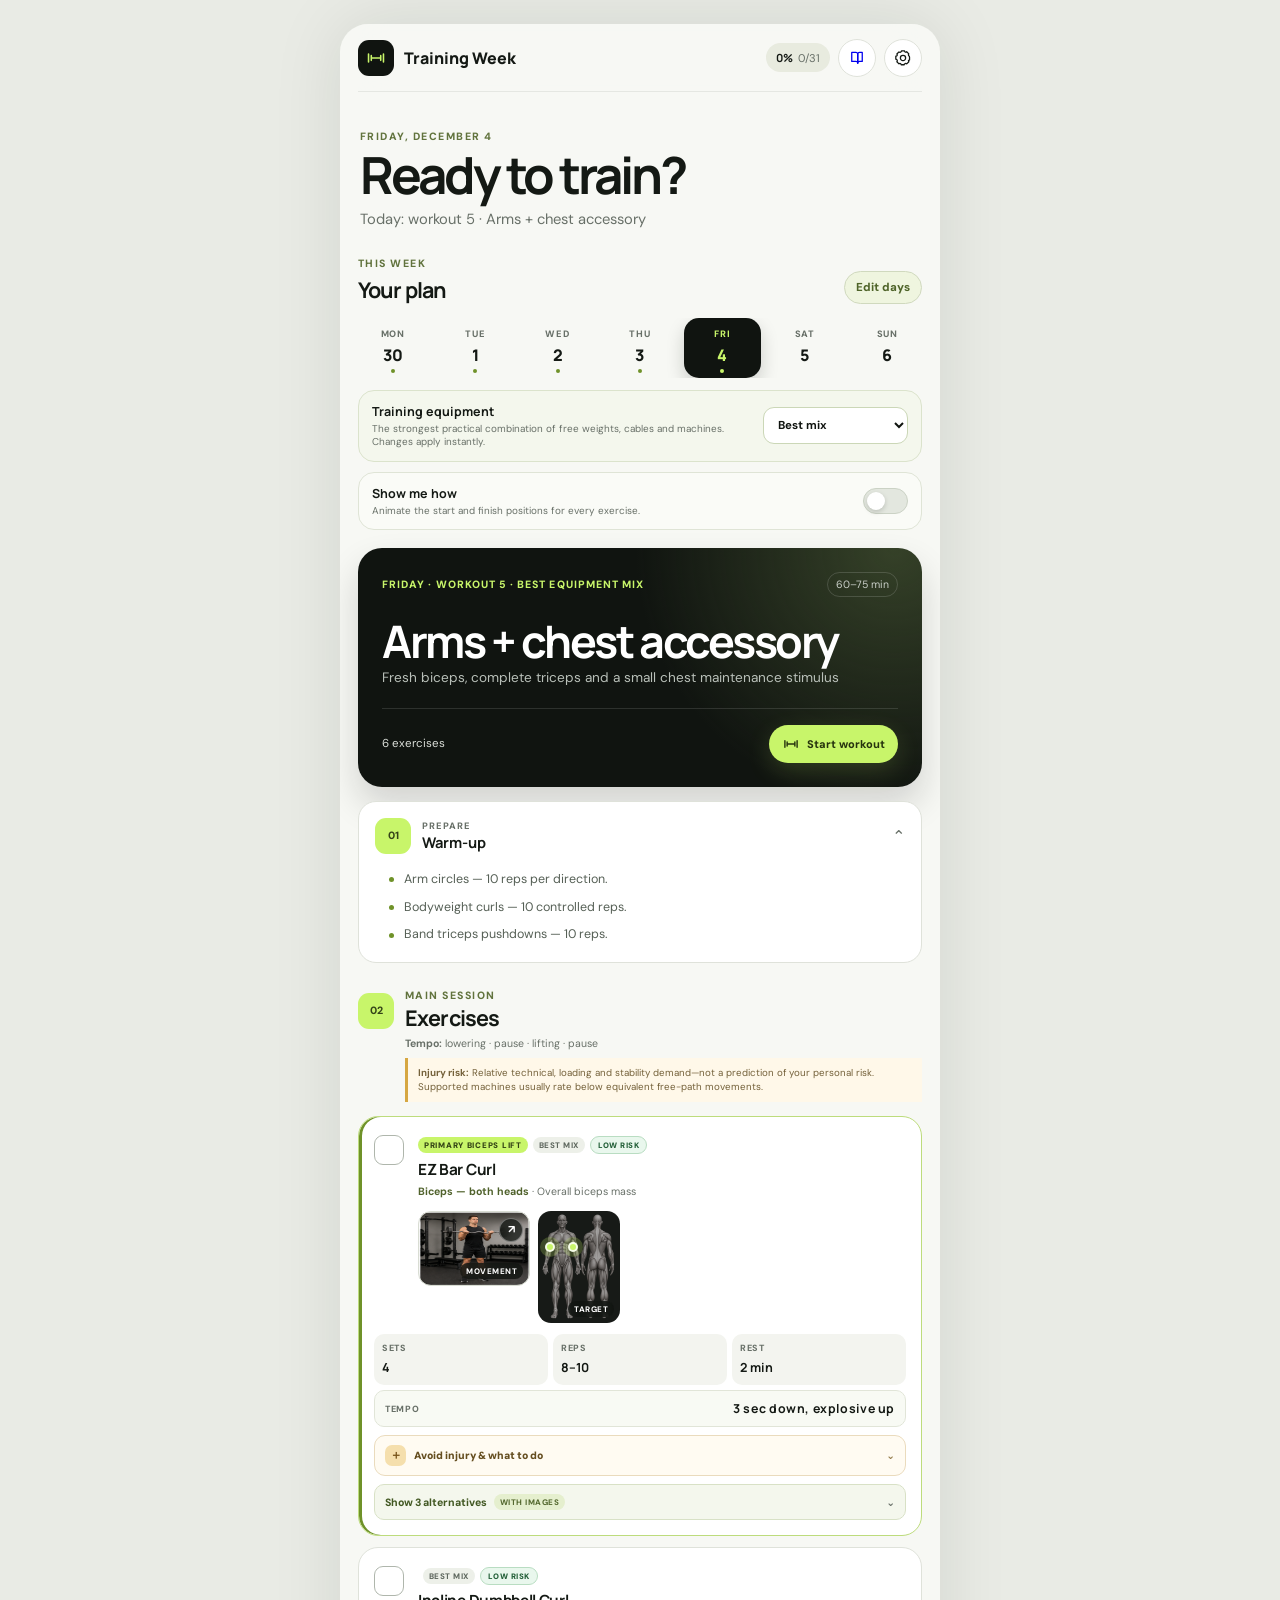
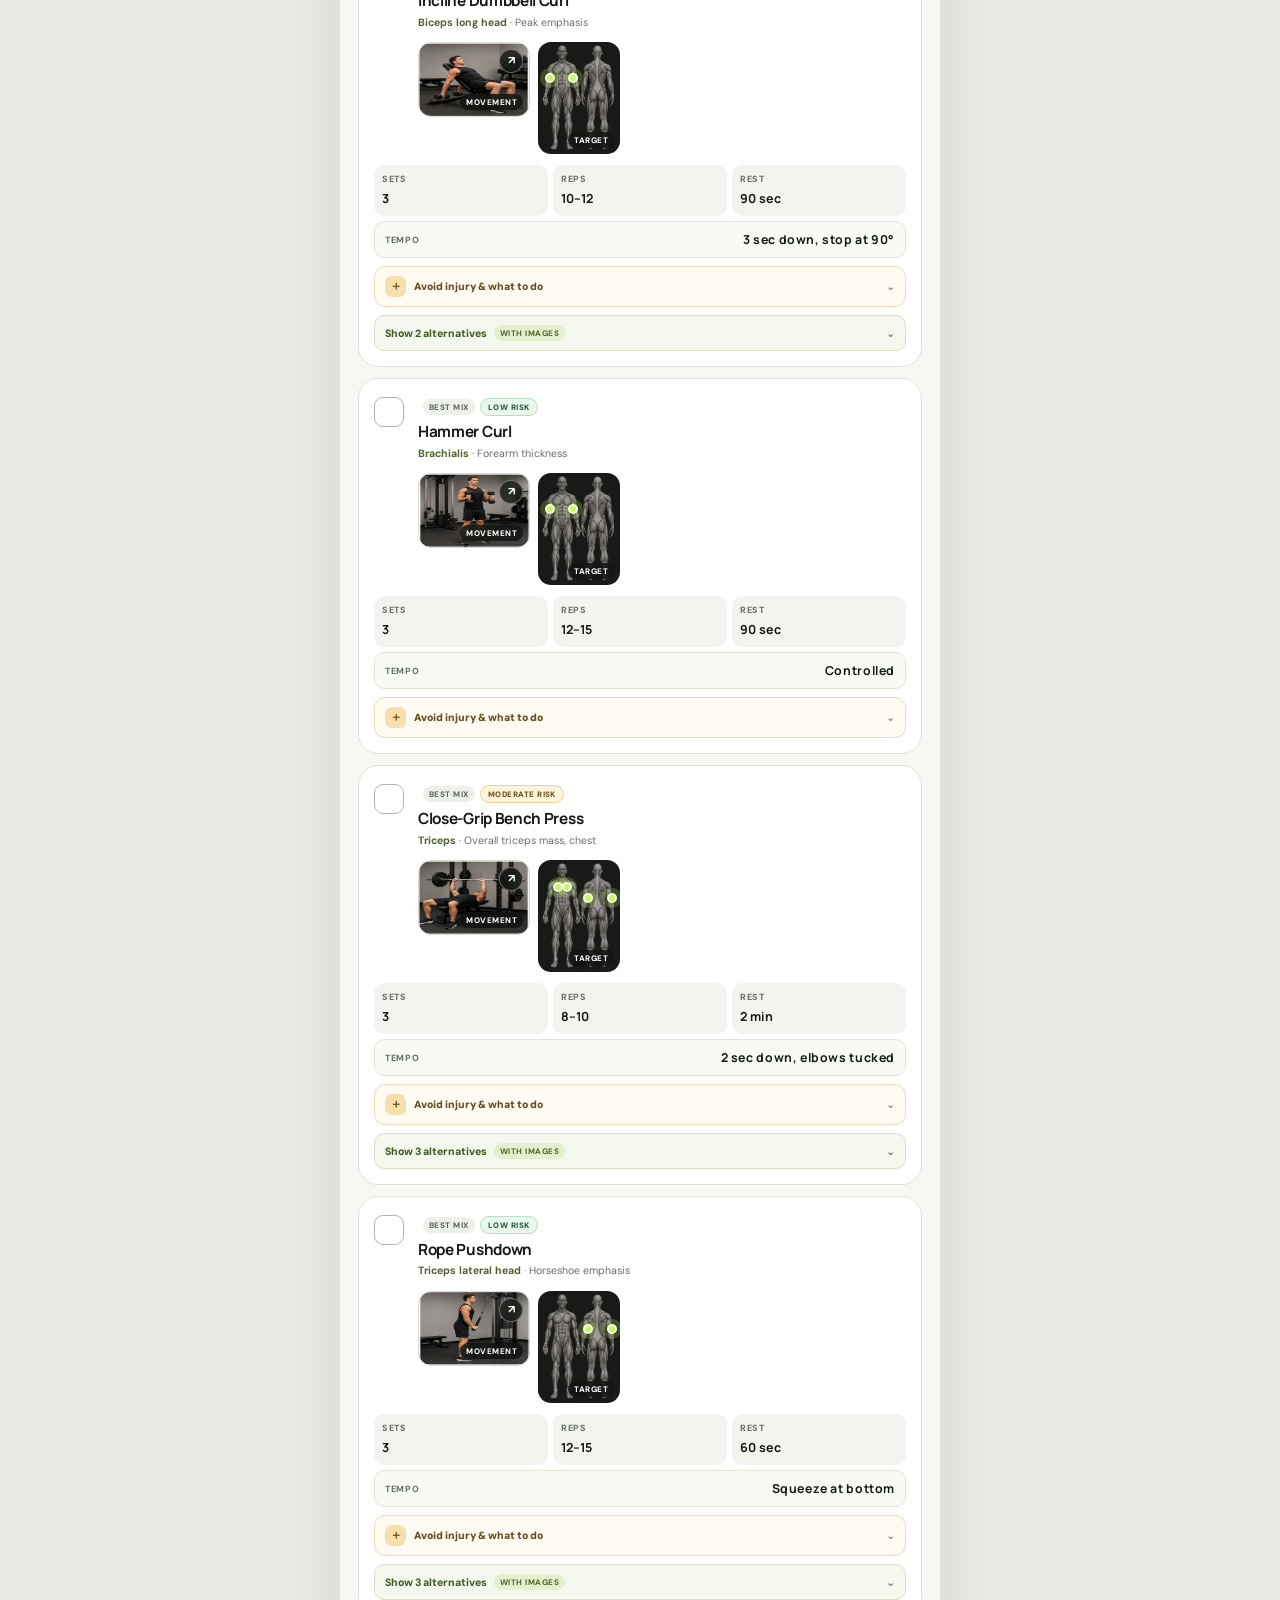
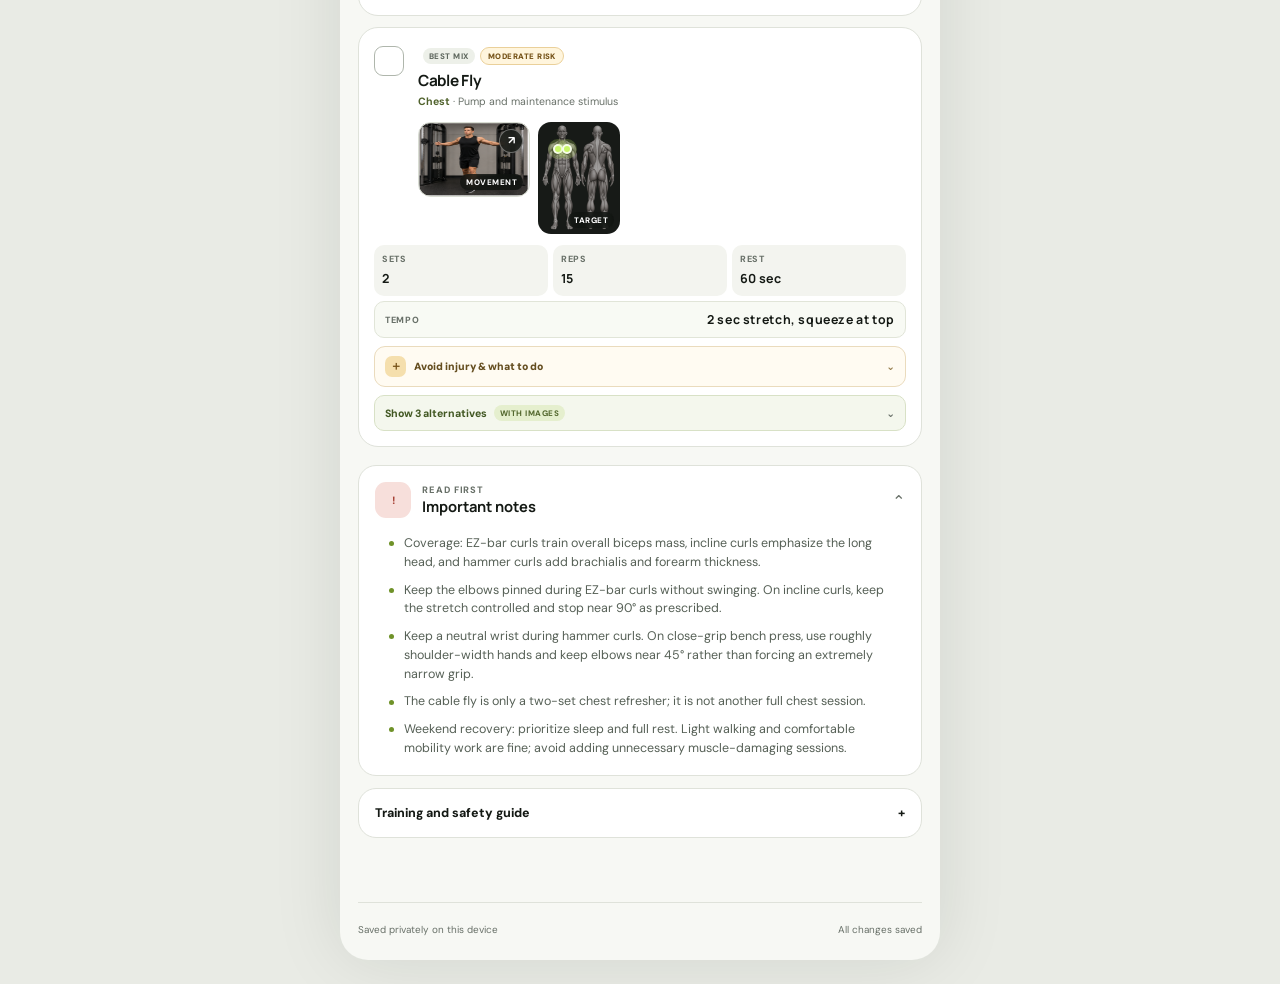
<file: index.html>
<!doctype html>
<html lang="en">
  <head>
    <meta charset="UTF-8" />
    <meta name="viewport" content="width=device-width, initial-scale=1.0, viewport-fit=cover" />
    <meta name="theme-color" content="#101410" />
    <meta name="description" content="A mobile-first personal strength training schedule." />
    <title>My Training Week</title>
    <link rel="manifest" href="./manifest.webmanifest" />
    <link rel="icon" href="./icon.svg" type="image/svg+xml" />
    <link rel="preconnect" href="https://fonts.googleapis.com" />
    <link rel="preconnect" href="https://fonts.gstatic.com" crossorigin />
    <link href="https://fonts.googleapis.com/css2?family=DM+Sans:wght@400;500;600;700&amp;family=Manrope:wght@600;700;800&amp;display=swap" rel="stylesheet" />
    <link rel="stylesheet" href="./styles.css?v=23" />
  </head>
  <body>
    <div class="app-shell">
      <header class="app-header">
        <a class="brand" href="./" aria-label="My Training Week home">
          <span class="brand-mark" aria-hidden="true">
            <svg viewBox="0 0 28 28"><path d="M8 11v6M20 11v6M4.5 9v10M23.5 9v10M8 14h12" /></svg>
          </span>
          <span>Training Week</span>
        </a>
        <div class="header-actions">
          <div class="mini-progress" aria-label="Weekly completion">
            <strong id="progressPercent">0%</strong>
            <span id="progressLabel">0/0</span>
          </div>
          <a class="icon-button library-shortcut" href="./library.html" aria-label="Open exercise library">
            <svg viewBox="0 0 24 24" aria-hidden="true"><path d="M5 4.5h5.5A2.5 2.5 0 0 1 13 7v12a2.5 2.5 0 0 0-2.5-2.5H5V4.5Z" /><path d="M19 4.5h-3.5A2.5 2.5 0 0 0 13 7v12a2.5 2.5 0 0 1 2.5-2.5H19V4.5Z" /></svg>
          </a>
          <button class="icon-button" id="openSettings" type="button" aria-label="Open settings">
            <svg viewBox="0 0 24 24" aria-hidden="true"><path d="M12 15.5a3.5 3.5 0 1 0 0-7 3.5 3.5 0 0 0 0 7Z" /><path d="M19.4 15a1.7 1.7 0 0 0 .34 1.88l.06.06-2.83 2.83-.06-.06A1.7 1.7 0 0 0 15 19.4a1.7 1.7 0 0 0-1 .6 1.7 1.7 0 0 0-.4 1.1V21h-4v-.1A1.7 1.7 0 0 0 8.6 19.4a1.7 1.7 0 0 0-1.88.34l-.06.06-2.83-2.83.06-.06A1.7 1.7 0 0 0 4.2 15a1.7 1.7 0 0 0-.6-1 1.7 1.7 0 0 0-1.1-.4h-.1v-4h.1A1.7 1.7 0 0 0 4.2 8.6a1.7 1.7 0 0 0-.34-1.88l-.06-.06 2.83-2.83.06.06A1.7 1.7 0 0 0 8.6 4.2a1.7 1.7 0 0 0 1-.6 1.7 1.7 0 0 0 .4-1.1v-.1h4v.1a1.7 1.7 0 0 0 1 1.6 1.7 1.7 0 0 0 1.88-.34l.06-.06 2.83 2.83-.06.06A1.7 1.7 0 0 0 19.4 8.6c.38.28.7.62.91 1 .2.32.3.7.3 1.1h.1v4h-.1c-.46 0-.88.14-1.21.3Z" /></svg>
          </button>
        </div>
      </header>

      <main>
        <section class="welcome">
          <p class="eyebrow" id="fullDate"></p>
          <h1 id="greeting">Ready to train?</h1>
          <p id="todaySummary"></p>
        </section>

        <section class="week-section" aria-labelledby="weekHeading">
          <div class="section-row">
            <div>
              <p class="eyebrow">This week</p>
              <h2 id="weekHeading">Your plan</h2>
            </div>
            <button class="plan-button" id="openScheduleSettings" type="button">Edit days</button>
          </div>
          <div class="day-tabs" id="dayTabs" role="tablist" aria-label="Days of the week"></div>
          <label class="equipment-switcher" for="equipmentProfile">
            <span>
              <strong>Training equipment</strong>
              <small id="equipmentProfileHelp">Choose the equipment available to you.</small>
            </span>
            <select id="equipmentProfile" aria-label="Training equipment">
              <option value="beginner">Beginner</option>
              <option value="machine">Machines only</option>
              <option value="dumbbell">Dumbbells only</option>
              <option value="barbell">Barbells only</option>
              <option value="best">Best mix</option>
            </select>
          </label>
          <label class="motion-switcher" for="showMotionGuides">
            <span>
              <strong>Show me how</strong>
              <small>Animate the start and finish positions for every exercise.</small>
            </span>
            <input id="showMotionGuides" type="checkbox" />
            <span class="toggle-track" aria-hidden="true"><span></span></span>
          </label>
        </section>

        <section class="workout-hero" id="workoutHero">
          <div class="workout-hero-top">
            <span class="workout-number" id="selectedDayLabel"></span>
            <span class="workout-duration" id="workoutDuration"></span>
          </div>
          <h2 id="workoutTitle"></h2>
          <p id="workoutFocus"></p>
          <div class="workout-hero-footer">
            <span id="exerciseCount"></span>
            <button class="train-button" id="startTrainMode" type="button">
              <span class="train-button-icon" aria-hidden="true"><svg viewBox="0 0 28 28"><path d="M8 11v6M20 11v6M4.5 9v10M23.5 9v10M8 14h12" /></svg></span>
              <span id="trainButtonLabel">Start workout</span>
            </button>
          </div>
        </section>

        <div id="workoutDetails">
          <details class="info-card warmup-card" open>
            <summary>
              <span class="step-number">01</span>
              <span><small>Prepare</small><strong>Warm-up</strong></span>
              <span class="chevron" aria-hidden="true">⌄</span>
            </summary>
            <ul id="warmupList"></ul>
          </details>

          <section class="exercise-section" aria-labelledby="exerciseHeading">
            <div class="content-title">
              <span class="step-number">02</span>
              <div><p class="eyebrow">Main session</p><h2 id="exerciseHeading">Exercises</h2></div>
            </div>
            <p class="tempo-key"><strong>Tempo:</strong> lowering · pause · lifting · pause</p>
            <p class="safety-scale-note"><strong>Injury risk:</strong> Relative technical, loading and stability demand—not a prediction of your personal risk. Supported machines usually rate below equivalent free-path movements.</p>
            <div class="exercise-list" id="exerciseList"></div>
          </section>

          <details class="info-card notes-card" open>
            <summary>
              <span class="step-number alert">!</span>
              <span><small>Read first</small><strong>Important notes</strong></span>
              <span class="chevron" aria-hidden="true">⌄</span>
            </summary>
            <ul id="notesList"></ul>
          </details>
        </div>

        <section class="rest-state" id="restState" hidden>
          <span aria-hidden="true">↗</span>
          <h2>Recovery day</h2>
          <p>Walk or move gently if it feels good. Hydrate, eat well, and arrive ready for your next session.</p>
        </section>

        <details class="training-guide">
          <summary>Training and safety guide <span aria-hidden="true">+</span></summary>
          <div>
            <p><strong>Progress:</strong> When every set reaches the top of its rep range with controlled form, add the smallest practical weight next time.</p>
            <p><strong>Effort:</strong> End the set before technique breaks down. The final reps should feel challenging but controlled.</p>
            <p><strong>Coverage:</strong> The week covers the major muscle groups for balanced development, including back width, upper-back thickness, lower back and traps.</p>
            <p><strong>Machines first:</strong> Alternative lists put stable machine options first. Machines are excellent for growth; use a free-weight option when you also value that specific strength skill or movement challenge.</p>
            <p><strong>Equipment mode:</strong> Use the Training equipment selector below the days. The workout, movement image and alternatives update together immediately.</p>
            <p><strong>Alternatives:</strong> Use each listed option as a replacement, not an extra exercise. Adding every similar variation creates duplicate volume without adding a new movement pattern.</p>
            <p><strong>Growth and definition:</strong> Progressive training and adequate protein build or retain muscle. How visibly “toned” it looks also depends on body-fat level; no single exercise can spot-reduce fat.</p>
            <p><strong>Risk tags:</strong> Low, Moderate and High compare stability, technical demand and typical loading. A supported machine usually rates below an equivalent cable, dumbbell or barbell movement, but load, range, fatigue, setup and technique still matter.</p>
            <p><strong>If pain starts:</strong> Stop the set and do not test sharp or increasing pain with more weight. Follow the exercise’s injury guide and ask a qualified clinician when symptoms are severe, worsening or not improving.</p>
            <p><strong>Emergency signs:</strong> Get urgent help for deformity, numbness or tingling, a cold/discolored limb, inability to use or bear weight, or back pain with new groin numbness, bladder/bowel changes, or weakness in both legs.</p>
          </div>
        </details>
      </main>

      <footer><span>Saved privately on this device</span><span id="saveStatus" role="status" aria-live="polite">All changes saved</span></footer>
    </div>

    <dialog class="modal" id="settingsDialog">
      <form method="dialog" id="settingsForm">
        <div class="modal-header">
          <div><p class="eyebrow">Personalize</p><h2>Plan settings</h2></div>
          <button class="close-button" value="cancel" type="submit" aria-label="Close settings">×</button>
        </div>
        <label class="field"><span>Your name</span><input id="profileName" maxlength="30" placeholder="Your name" /></label>
        <label class="field">
          <span>First training day</span>
          <select id="startDay">
            <option value="monday">Monday</option><option value="tuesday">Tuesday</option><option value="wednesday">Wednesday</option><option value="thursday">Thursday</option><option value="friday">Friday</option><option value="saturday">Saturday</option><option value="sunday">Sunday</option>
          </select>
        </label>
        <fieldset class="day-picker">
          <legend>Which days will you train? <small>Choose up to five</small></legend>
          <div>
            <label><input type="checkbox" value="monday" /><span>Mon</span></label>
            <label><input type="checkbox" value="tuesday" /><span>Tue</span></label>
            <label><input type="checkbox" value="wednesday" /><span>Wed</span></label>
            <label><input type="checkbox" value="thursday" /><span>Thu</span></label>
            <label><input type="checkbox" value="friday" /><span>Fri</span></label>
            <label><input type="checkbox" value="saturday" /><span>Sat</span></label>
            <label><input type="checkbox" value="sunday" /><span>Sun</span></label>
          </div>
        </fieldset>
        <p class="form-error" id="scheduleError" role="alert"></p>
        <p class="helper-text">Workout 1 begins on your first training day. The remaining selected days receive workouts 2–5 in calendar order.</p>
        <button class="danger-button" id="resetData" type="button">Reset app data</button>
        <div class="modal-actions"><button class="secondary-button" value="cancel" type="submit">Cancel</button><button class="primary-button" value="default" type="submit">Save plan</button></div>
      </form>
    </dialog>

    <dialog class="train-dialog" id="trainDialog" aria-labelledby="trainExerciseName">
      <div class="train-shell" id="trainShell">
        <header class="train-header">
          <div>
            <p class="train-kicker" id="trainDayLabel">Train mode</p>
            <span id="trainProgressText">Exercise 1 of 1</span>
            <span class="train-wake-status" id="trainWakeStatus" role="status" hidden>Screen stays awake</span>
          </div>
          <div class="train-header-actions">
            <button class="train-lock" id="lockTrainControls" type="button" aria-label="Lock touch controls" aria-pressed="false">
              <svg viewBox="0 0 24 24" aria-hidden="true"><rect x="5" y="10" width="14" height="10" rx="2" /><path d="M8 10V7a4 4 0 0 1 8 0v3" /></svg>
            </button>
            <button class="train-close" id="exitTrainMode" type="button" aria-label="Exit train mode">×</button>
          </div>
        </header>

        <div class="train-progress-track" aria-hidden="true"><span id="trainProgressBar"></span></div>

        <section class="train-exercise-view" id="trainExerciseView">
          <div class="train-visual-host" id="trainVisualHost"></div>
          <p class="train-swipe-hint" id="trainSwipeHint" aria-hidden="true">Swipe left for done &amp; next · right for previous</p>
          <span class="train-equipment" id="trainEquipment"></span>
          <h2 id="trainExerciseName">Exercise</h2>
          <p class="train-target" id="trainTarget"></p>

          <label class="train-option-picker" id="trainOptionField" hidden>
            <span>Exercise option</span>
            <select id="trainExerciseOption" aria-label="Choose an exercise alternative"></select>
            <small>Choose one replacement for this training slot.</small>
          </label>

          <div class="train-prescription">
            <div><span>Sets</span><strong id="trainSets">—</strong></div>
            <div><span>Reps</span><strong id="trainReps">—</strong></div>
            <div><span>Rest</span><strong id="trainRest">—</strong></div>
          </div>
          <div class="train-tempo"><span>Tempo</span><strong id="trainTempo">Controlled</strong></div>

          <details class="train-safety-guide">
            <summary>
              <span>Injury safety</span>
              <span class="risk-badge" id="trainRiskBadge">Moderate risk</span>
            </summary>
            <div class="safety-guide-body">
              <p><strong>Avoid injury</strong><span id="trainSafetyPrevent"></span></p>
              <p><strong>Common problem</strong><span id="trainSafetyCommon"></span></p>
              <p><strong>If it happens</strong><span id="trainSafetyAction"></span></p>
            </div>
          </details>

          <div class="train-actions">
            <div class="train-navigation">
              <button class="train-previous" id="trainPreviousButton" type="button">← Previous</button>
              <button class="train-done" id="trainDoneButton" type="button">Done · Next exercise</button>
            </div>
            <button class="train-exit" id="trainExitButton" type="button">Exit train mode</button>
          </div>
        </section>

        <section class="train-complete" id="trainCompleteState" hidden>
          <span class="train-complete-mark" aria-hidden="true">✓</span>
          <p class="train-kicker">Workout complete</p>
          <h2>Strong finish.</h2>
          <p id="trainCompleteText">Every exercise in this workout is marked done.</p>
          <div class="train-complete-actions">
            <button class="train-previous" id="trainReviewLast" type="button">← Review last exercise</button>
            <button class="train-done" id="trainCompleteExit" type="button">Return to schedule</button>
          </div>
        </section>

        <section class="train-touch-lock" id="trainTouchLock" hidden aria-labelledby="trainTouchLockTitle">
          <span class="train-touch-lock-icon" aria-hidden="true">
            <svg viewBox="0 0 24 24"><rect x="4" y="10" width="16" height="11" rx="3" /><path d="M8 10V7a4 4 0 0 1 8 0v3" /></svg>
          </span>
          <p class="train-kicker">Pocket protection</p>
          <h2 id="trainTouchLockTitle">Touch controls locked</h2>
          <p>Your workout controls are blocked, while screen-awake mode remains active when supported. Hold below when you are ready to use the app again.</p>
          <button class="train-unlock" id="unlockTrainControls" type="button">
            <span>Hold to unlock</span>
            <span class="train-unlock-progress" aria-hidden="true"></span>
          </button>
        </section>
      </div>
    </dialog>

    <dialog class="visual-dialog" id="visualDialog" aria-labelledby="visualDialogTitle">
      <button class="visual-dialog-close" id="closeVisualDialog" type="button" aria-label="Close expanded exercise image">×</button>
      <div class="visual-dialog-copy">
        <p class="eyebrow" id="visualDialogProfile">Exercise reference</p>
        <h2 id="visualDialogTitle">Exercise visual</h2>
      </div>
      <div class="expanded-visual" id="expandedVisual" role="img"></div>
      <p class="visual-dialog-note">Use this as a movement reference. Follow the written tempo and use a comfortable, controlled range.</p>
    </dialog>

    <script src="./safety-guidance.js?v=2" defer></script>
    <script src="./motion-guides.js?v=2" defer></script>
    <script src="./app.js?v=22" defer></script>
  </body>
</html>
</file>
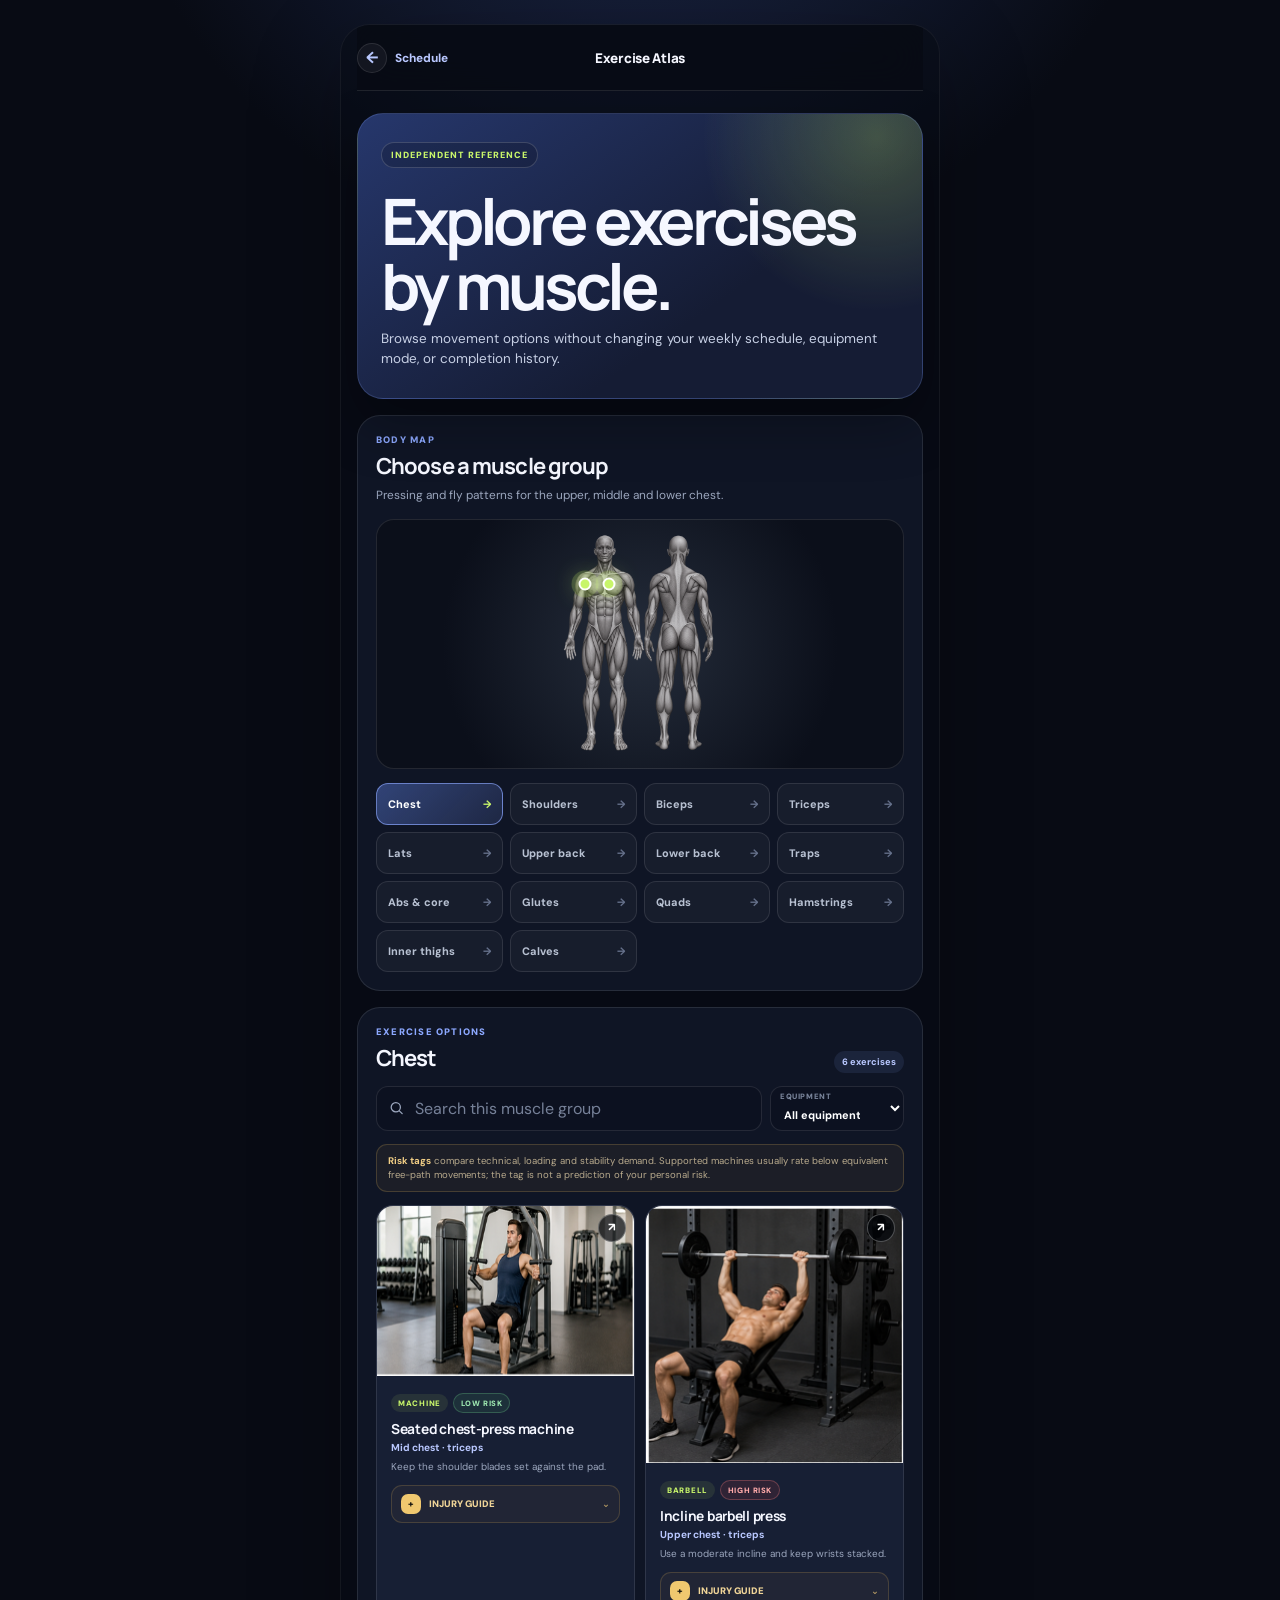
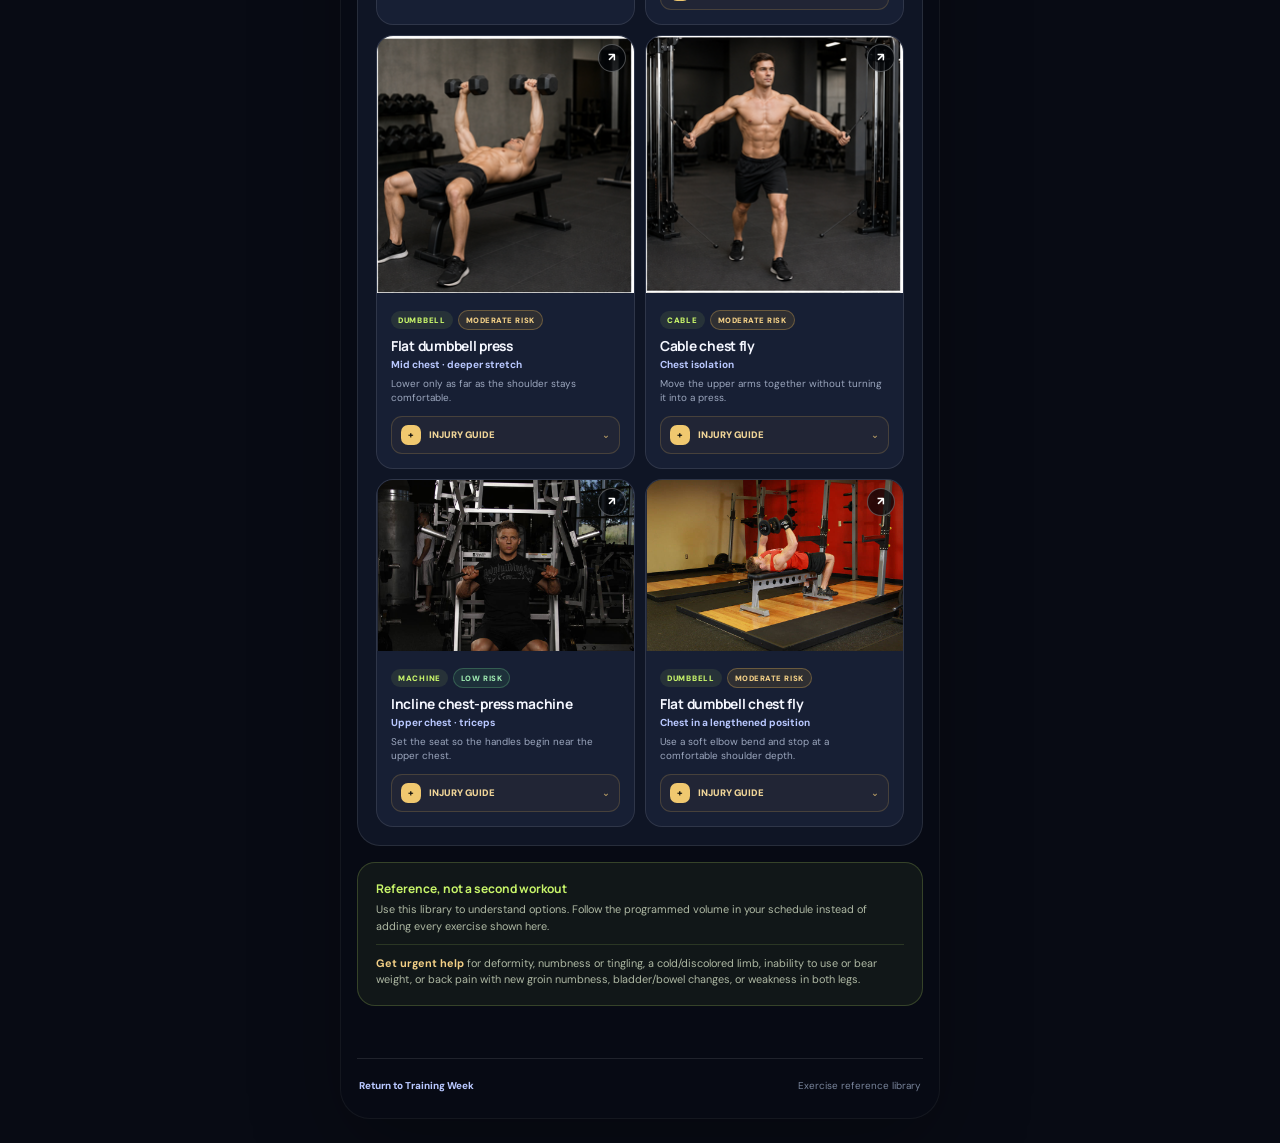
<file: library.html>
<!doctype html>
<html lang="en">
  <head>
    <meta charset="UTF-8" />
    <meta name="viewport" content="width=device-width, initial-scale=1.0, viewport-fit=cover" />
    <meta name="theme-color" content="#0b1020" />
    <meta name="description" content="Browse gym exercises by the muscles they train." />
    <title>Exercise Library · Training Week</title>
    <link rel="manifest" href="./manifest.webmanifest" />
    <link rel="icon" href="./icon.svg" type="image/svg+xml" />
    <link rel="preconnect" href="https://fonts.googleapis.com" />
    <link rel="preconnect" href="https://fonts.gstatic.com" crossorigin />
    <link href="https://fonts.googleapis.com/css2?family=DM+Sans:wght@400;500;600;700&amp;family=Manrope:wght@600;700;800&amp;display=swap" rel="stylesheet" />
    <link rel="stylesheet" href="./library.css?v=9" />
  </head>
  <body>
    <div class="library-shell">
      <header class="library-header">
        <a class="back-link" href="./" aria-label="Back to weekly schedule">
          <span aria-hidden="true">←</span>
          <span>Schedule</span>
        </a>
        <span class="library-brand">Exercise Atlas</span>
        <span class="header-spacer" aria-hidden="true"></span>
      </header>

      <main>
        <section class="library-hero">
          <span class="independent-label">Independent reference</span>
          <h1>Explore exercises by muscle.</h1>
          <p>Browse movement options without changing your weekly schedule, equipment mode, or completion history.</p>
        </section>

        <section class="body-explorer" aria-labelledby="bodyExplorerTitle">
          <div class="body-copy">
            <p class="section-kicker">Body map</p>
            <h2 id="bodyExplorerTitle">Choose a muscle group</h2>
            <p id="selectedMuscleDescription"></p>
          </div>
          <div class="anatomy-stage" aria-hidden="true">
            <img src="./assets/muscle-anatomy.png" alt="" />
            <div id="libraryMarkers"></div>
          </div>
          <div class="muscle-picker" id="musclePicker" aria-label="Muscle groups"></div>
        </section>

        <section class="library-results" aria-labelledby="libraryResultsTitle">
          <div class="results-heading">
            <div>
              <p class="section-kicker">Exercise options</p>
              <h2 id="libraryResultsTitle">Chest</h2>
            </div>
            <span id="libraryResultCount">0 exercises</span>
          </div>

          <div class="library-filters">
            <label class="library-search">
              <span class="sr-only">Search selected muscle group</span>
              <svg viewBox="0 0 24 24" aria-hidden="true"><circle cx="11" cy="11" r="6.5" /><path d="m16 16 4 4" /></svg>
              <input id="librarySearch" type="search" placeholder="Search this muscle group" autocomplete="off" />
            </label>
            <label class="equipment-filter">
              <span>Equipment</span>
              <select id="libraryEquipment">
                <option value="all">All equipment</option>
                <option value="machine">Machine</option>
                <option value="cable">Cable</option>
                <option value="dumbbell">Dumbbell</option>
                <option value="barbell">Barbell</option>
                <option value="bodyweight">Bodyweight</option>
              </select>
            </label>
          </div>
          <p class="safety-scale-note"><strong>Risk tags</strong> compare technical, loading and stability demand. Supported machines usually rate below equivalent free-path movements; the tag is not a prediction of your personal risk.</p>

          <div class="library-grid" id="libraryGrid"></div>
          <div class="empty-library" id="emptyLibrary" hidden>
            <span aria-hidden="true">⌕</span>
            <h3>No matching exercises</h3>
            <p>Try a different equipment filter or search term.</p>
          </div>
        </section>

        <aside class="library-note">
          <strong>Reference, not a second workout</strong>
          <p>Use this library to understand options. Follow the programmed volume in your schedule instead of adding every exercise shown here.</p>
          <p><strong>Get urgent help</strong> for deformity, numbness or tingling, a cold/discolored limb, inability to use or bear weight, or back pain with new groin numbness, bladder/bowel changes, or weakness in both legs.</p>
        </aside>
      </main>

      <footer><a href="./">Return to Training Week</a><span>Exercise reference library</span></footer>
    </div>

    <dialog class="library-visual-dialog" id="libraryVisualDialog" aria-labelledby="libraryVisualTitle">
      <button id="closeLibraryVisual" type="button" aria-label="Close expanded exercise image">×</button>
      <div class="dialog-copy">
        <p id="libraryVisualEquipment">Exercise reference</p>
        <h2 id="libraryVisualTitle">Exercise</h2>
      </div>
      <div class="library-expanded-visual" id="libraryExpandedVisual" role="img"></div>
      <p class="dialog-note">Use the image as a reference and keep the movement controlled through a comfortable range.</p>
    </dialog>

    <script src="./safety-guidance.js?v=2" defer></script>
    <script src="./motion-guides.js?v=2" defer></script>
    <script src="./library.js?v=10" defer></script>
  </body>
</html>
</file>
<file: styles.css>
:root {
  color-scheme: light;
  --ink: #141914;
  --muted: #687068;
  --surface: #ffffff;
  --canvas: #e9ebe5;
  --soft: #f3f4ef;
  --line: #dfe2da;
  --accent: #c8f56a;
  --accent-dark: #6f9229;
  --dark: #101410;
  --danger: #a64135;
}

* { box-sizing: border-box; }
html { min-width: 320px; background: var(--canvas); }
body { margin: 0; color: var(--ink); background: var(--canvas); font-family: "DM Sans", system-ui, sans-serif; }
html.train-mode-open { background: #101410; overflow: hidden; overscroll-behavior: none; }
body.train-mode-open { position: fixed; inset: 0; width: 100%; background: #101410; overflow: hidden; overscroll-behavior: none; }
button, input, select { font: inherit; }
button { color: inherit; }
button:focus-visible, input:focus-visible, select:focus-visible, summary:focus-visible, [role="button"]:focus-visible, .icon-button:focus-visible { outline: 3px solid rgba(111, 146, 41, .35); outline-offset: 2px; }
h1, h2, h3, h4, p { margin-top: 0; }
h1, h2, h3, h4 { font-family: "Manrope", sans-serif; }

.app-shell {
  width: min(100%, 600px);
  min-height: 100vh;
  margin: 0 auto;
  padding: 0 18px;
  background: #f7f8f4;
  box-shadow: 0 0 70px rgba(22, 28, 23, .1);
}

.app-header {
  position: sticky;
  z-index: 20;
  top: 0;
  display: flex;
  align-items: center;
  justify-content: space-between;
  min-height: 68px;
  padding-top: env(safe-area-inset-top);
  border-bottom: 1px solid rgba(20, 25, 20, .08);
  background: rgba(247, 248, 244, .9);
  backdrop-filter: blur(16px);
}

.brand { display: inline-flex; gap: 10px; align-items: center; color: var(--ink); font-family: "Manrope", sans-serif; font-weight: 800; text-decoration: none; }
.brand-mark { display: grid; width: 36px; height: 36px; place-items: center; border-radius: 11px; background: var(--dark); }
.brand-mark svg { width: 22px; fill: none; stroke: var(--accent); stroke-linecap: round; stroke-width: 2; }
.header-actions { display: flex; gap: 8px; align-items: center; }
.mini-progress { display: flex; gap: 5px; align-items: baseline; padding: 7px 10px; border-radius: 999px; background: #e8ebdf; font-size: .7rem; }
.mini-progress strong { font-family: "Manrope", sans-serif; }
.mini-progress span { color: var(--muted); }
.icon-button, .close-button { display: grid; width: 38px; height: 38px; padding: 0; place-items: center; border: 1px solid var(--line); border-radius: 50%; background: var(--surface); cursor: pointer; }
.icon-button svg { width: 18px; fill: none; stroke: currentColor; stroke-linecap: round; stroke-linejoin: round; stroke-width: 1.7; }

main { padding: 30px 0 52px; }
.welcome { padding: 8px 2px 28px; }
.eyebrow { margin: 0 0 5px; color: #61733d; font-size: .66rem; font-weight: 800; letter-spacing: .14em; text-transform: uppercase; }
.welcome h1 { margin-bottom: 7px; font-size: clamp(2rem, 10vw, 3.2rem); letter-spacing: -.06em; line-height: 1.05; }
.welcome > p:last-child { margin: 0; color: var(--muted); font-size: .92rem; }

.section-row { display: flex; align-items: end; justify-content: space-between; margin-bottom: 14px; }
.section-row h2, .content-title h2 { margin: 0; font-size: 1.35rem; letter-spacing: -.04em; }
.plan-button { padding: 8px 11px; border: 1px solid #d0d9be; border-radius: 999px; color: #4f6429; background: #eff5df; cursor: pointer; font-size: .72rem; font-weight: 800; }
.day-tabs { display: grid; grid-template-columns: repeat(7, minmax(43px, 1fr)); gap: 5px; margin: 0 -4px 12px; overflow-x: auto; scrollbar-width: none; }
.day-tabs::-webkit-scrollbar { display: none; }
.day-tab { position: relative; min-width: 43px; padding: 10px 3px 12px; border: 0; border-radius: 15px; background: transparent; cursor: pointer; text-align: center; }
.day-tab .tab-day, .day-tab .tab-date { display: block; }
.day-tab .tab-day { margin-bottom: 4px; color: var(--muted); font-size: .58rem; font-weight: 800; letter-spacing: .08em; text-transform: uppercase; }
.day-tab .tab-date { font-family: "Manrope", sans-serif; font-size: 1rem; font-weight: 800; }
.day-tab[aria-selected="true"] { color: var(--accent); background: var(--dark); box-shadow: 0 8px 18px rgba(16, 20, 16, .18); }
.day-tab[aria-selected="true"] .tab-day { color: var(--accent); }
.day-tab.has-workout::after { position: absolute; bottom: 5px; left: 50%; width: 4px; height: 4px; border-radius: 50%; background: var(--accent-dark); content: ""; transform: translateX(-50%); }
.day-tab[aria-selected="true"]::after { background: var(--accent); }
.equipment-switcher { display: flex; gap: 12px; align-items: center; justify-content: space-between; margin-bottom: 18px; padding: 12px 13px; border: 1px solid #dbe3cc; border-radius: 16px; background: #f4f7ed; }
.equipment-switcher > span { display: grid; gap: 2px; min-width: 0; }
.equipment-switcher strong { font-family: "Manrope", sans-serif; font-size: .78rem; }
.equipment-switcher small { color: var(--muted); font-size: .62rem; line-height: 1.35; }
.equipment-switcher select { flex: 0 0 auto; max-width: 145px; padding: 9px 30px 9px 10px; border: 1px solid #cbd7b7; border-radius: 11px; color: var(--dark); background-color: white; font: 700 .72rem "DM Sans", sans-serif; }
.motion-switcher { position: relative; display: flex; gap: 14px; align-items: center; justify-content: space-between; margin: -8px 0 18px; padding: 12px 13px; border: 1px solid #dfe4d6; border-radius: 16px; background: #fafbf7; cursor: pointer; }
.motion-switcher > span:first-child { display: grid; gap: 2px; min-width: 0; }
.motion-switcher strong { font-family: "Manrope", sans-serif; font-size: .78rem; }
.motion-switcher small { color: var(--muted); font-size: .62rem; line-height: 1.35; }
.motion-switcher input { position: absolute; width: 1px; height: 1px; opacity: 0; }
.toggle-track { position: relative; flex: 0 0 45px; width: 45px; height: 26px; border: 1px solid #cbd2c5; border-radius: 999px; background: #e3e7df; transition: background .18s ease, border-color .18s ease; }
.toggle-track span { position: absolute; top: 3px; left: 3px; width: 18px; height: 18px; border-radius: 50%; background: white; box-shadow: 0 2px 5px rgba(16,20,16,.18); transition: transform .18s ease; }
.motion-switcher input:checked + .toggle-track { border-color: #738e3d; background: #8bab4b; }
.motion-switcher input:checked + .toggle-track span { transform: translateX(19px); }
.motion-switcher input:focus-visible + .toggle-track { outline: 3px solid rgba(126,155,68,.38); outline-offset: 3px; }

.workout-hero { margin-bottom: 14px; padding: 24px; border-radius: 24px; color: white; background: radial-gradient(circle at 95% 0, #354128, transparent 44%), var(--dark); box-shadow: 0 18px 35px rgba(16, 20, 16, .16); }
.workout-hero-top, .workout-hero-footer { display: flex; align-items: center; justify-content: space-between; }
.workout-number { color: var(--accent); font-size: .66rem; font-weight: 800; letter-spacing: .1em; text-transform: uppercase; }
.workout-duration { padding: 5px 8px; border: 1px solid rgba(255,255,255,.15); border-radius: 999px; color: #cbd0ca; font-size: .66rem; }
.workout-hero h2 { margin: 20px 0 5px; font-size: clamp(1.9rem, 9vw, 2.8rem); letter-spacing: -.055em; line-height: 1.05; }
.workout-hero > p { margin-bottom: 22px; color: #b9c0b9; font-size: .85rem; }
.workout-hero-footer { padding-top: 16px; border-top: 1px solid rgba(255,255,255,.12); color: #d9ddd7; font-size: .72rem; }
.train-button { display: inline-flex; gap: 7px; align-items: center; padding: 10px 13px; border: 0; border-radius: 999px; color: #26330e; background: var(--accent); cursor: pointer; font: 800 .69rem "DM Sans", sans-serif; box-shadow: 0 8px 24px rgba(200,245,106,.16); }
.train-button-icon { display: grid; width: 18px; height: 18px; place-items: center; }
.train-button-icon svg { width: 18px; height: 18px; fill: none; stroke: currentColor; stroke-linecap: round; stroke-width: 2.2; }

.info-card, .training-guide { margin: 12px 0; border: 1px solid var(--line); border-radius: 18px; background: var(--surface); overflow: hidden; }
.info-card summary, .training-guide summary { display: flex; align-items: center; padding: 16px; cursor: pointer; list-style: none; }
.info-card summary::-webkit-details-marker, .training-guide summary::-webkit-details-marker { display: none; }
.info-card summary > span:nth-child(2) { display: grid; }
.info-card summary small { color: var(--muted); font-size: .58rem; font-weight: 800; letter-spacing: .1em; text-transform: uppercase; }
.info-card summary strong { font-family: "Manrope", sans-serif; font-size: .92rem; }
.step-number { display: grid; flex: 0 0 auto; width: 36px; height: 36px; margin-right: 11px; place-items: center; border-radius: 11px; color: #344318; background: var(--accent); font-size: .66rem; font-weight: 800; }
.step-number.alert { color: var(--danger); background: #f7dfdb; }
.chevron { margin-left: auto; color: var(--muted); transition: transform .18s ease; }
.info-card[open] .chevron { transform: rotate(180deg); }
.info-card ul { display: grid; gap: 9px; margin: 0; padding: 0 18px 18px 45px; color: #566056; list-style: none; }
.info-card li { position: relative; font-size: .78rem; line-height: 1.5; }
.info-card li::before { position: absolute; top: .58em; left: -15px; width: 5px; height: 5px; border-radius: 50%; background: var(--accent-dark); content: ""; }

.exercise-section { margin: 26px 0 18px; }
.content-title { display: flex; align-items: center; margin-bottom: 5px; }
.content-title .eyebrow { margin-bottom: 1px; }
.tempo-key { margin: 0 0 14px 47px; color: var(--muted); font-size: .66rem; }
.safety-scale-note { margin: -6px 0 14px 47px; padding: 8px 10px; border-left: 3px solid #d6a742; color: #74613a; background: #fff8e9; font-size: .61rem; line-height: 1.45; }
.exercise-list { display: grid; gap: 11px; }
.exercise-card { position: relative; padding: 15px; border: 1px solid var(--line); border-radius: 20px; background: var(--surface); transition: opacity .15s ease, transform .15s ease; overflow: hidden; }
.exercise-card.is-primary { border-color: #bddc7c; box-shadow: inset 3px 0 0 var(--accent-dark); }
.exercise-card.is-complete { opacity: .62; background: #f0f2ed; }
.exercise-card.is-complete .exercise-name { text-decoration: line-through; }
.exercise-top { display: grid; grid-template-columns: 34px minmax(0, 1fr); gap: 10px; align-items: start; }
.completion-toggle { position: relative; display: grid; width: 30px; height: 30px; margin-top: 3px; place-items: center; border: 1.5px solid #afb6ac; border-radius: 9px; cursor: pointer; }
.completion-toggle input { position: absolute; width: 1px; height: 1px; opacity: 0; }
.exercise-card.is-complete .completion-toggle { border-color: var(--accent-dark); color: var(--dark); background: var(--accent); }
.exercise-card.is-complete .completion-toggle::after { content: "✓"; font-weight: 800; }
.exercise-role { display: inline-block; margin-bottom: 4px; padding: 3px 6px; border-radius: 999px; color: #334315; background: var(--accent); font-size: .5rem; font-weight: 900; letter-spacing: .09em; text-transform: uppercase; }
.exercise-tool { display: inline-block; margin: 0 0 4px 5px; padding: 3px 6px; border-radius: 999px; color: #5d665d; background: #edf0e9; font-size: .5rem; font-weight: 800; letter-spacing: .06em; text-transform: uppercase; }
.risk-badge { display: inline-flex; align-items: center; margin: 0 0 4px 5px; padding: 3px 7px; border: 1px solid transparent; border-radius: 999px; font-size: .49rem; font-weight: 900; letter-spacing: .06em; text-transform: uppercase; white-space: nowrap; }
.risk-low { border-color: #b9ddc2; color: #25613a; background: #e9f7ed; }
.risk-moderate { border-color: #ead09a; color: #77541a; background: #fff5dd; }
.risk-high { border-color: #e5aaa4; color: #8c3027; background: #fce9e7; }
.exercise-name { margin: 2px 0 5px; font-size: .96rem; letter-spacing: -.02em; line-height: 1.25; }
.target-copy { margin: 0; color: var(--muted); font-size: .66rem; line-height: 1.4; }
.target-copy strong { color: #50622c; }
.reference-visuals { display: flex; flex-wrap: wrap; gap: 8px; align-items: flex-start; margin: 12px 0 0 44px; }
.movement-visual, .muscle-map { position: relative; height: 112px; border-radius: 13px; overflow: hidden; }
.movement-visual { flex: 0 0 112px; border: 1px solid #d9ddd3; background-color: #eeece5; background-repeat: no-repeat; cursor: zoom-in; }
.movement-visual.will-have-comparison { flex-basis: 232px; }
.is-visual-pending { background-image: linear-gradient(110deg, #e5e8df 24%, #f5f6f2 42%, #e5e8df 62%); background-size: 220% 100%; animation: visual-placeholder 1.35s ease-in-out infinite; }
@keyframes visual-placeholder { to { background-position-x: -220%; } }
.movement-visual.is-landscape { height: 84px; }
.movement-visual.is-wide { height: 75px; }
.muscle-map { width: 82px; background: #171a17; }
.muscle-map img { width: 100%; height: 100%; object-fit: contain; opacity: .72; }
.muscle-marker { position: absolute; width: 10px; height: 10px; border: 2px solid rgba(255,255,255,.85); border-radius: 50%; background: var(--accent); box-shadow: 0 0 0 5px rgba(200,245,106,.22); transform: translate(-50%, -50%); }
.visual-label { position: absolute; z-index: 2; right: 6px; bottom: 6px; padding: 3px 6px; border-radius: 999px; color: white; background: rgba(16,20,16,.78); font-size: .5rem; font-weight: 800; letter-spacing: .06em; text-transform: uppercase; backdrop-filter: blur(4px); }
.expand-visual-hint { position: absolute; z-index: 2; top: 6px; right: 6px; display: grid; width: 24px; height: 24px; place-items: center; border: 1px solid rgba(255,255,255,.35); border-radius: 50%; color: white; background: rgba(16,20,16,.76); font-size: .7rem; font-weight: 800; line-height: 1; backdrop-filter: blur(4px); }
.visual-still-layer, .motion-guide-layer { position: absolute; z-index: 1; inset: 0; background-color: #202420; background-repeat: no-repeat; pointer-events: none; }
.has-comparison-guide .visual-still-layer { right: 50%; }
.has-comparison-guide .motion-guide-layer { left: 50%; border-left: 2px solid rgba(255,255,255,.72); }
.motion-guide-frame { position: absolute; inset: 0; background-position: center; background-repeat: no-repeat; background-size: contain; }
.motion-guide-finish { opacity: 0; animation: motion-guide-frames 3.2s steps(1, end) infinite; }
@keyframes motion-guide-frames {
  0%, 49.99%, 100% { opacity: 0; }
  50%, 99.99% { opacity: 1; }
}
.motion-guide-atlas { animation: exercise-motion-guide 3.2s steps(1, end) infinite; }
@keyframes exercise-motion-guide {
  0%, 49.99%, 100% { background-position: 0% 50%; }
  50%, 99.99% { background-position: 100% 50%; }
}
.prescription { display: grid; grid-template-columns: repeat(3, 1fr); gap: 5px; margin-top: 11px; }
.prescription div { padding: 8px; border-radius: 10px; background: var(--soft); }
.prescription span, .tempo-row span { display: block; margin-bottom: 2px; color: var(--muted); font-size: .56rem; font-weight: 800; letter-spacing: .08em; text-transform: uppercase; }
.prescription strong { font-family: "Manrope", sans-serif; font-size: .78rem; }
.tempo-row { display: flex; align-items: center; justify-content: space-between; margin-top: 5px; padding: 9px 10px; border: 1px solid #e1e5d8; border-radius: 10px; background: #f8faF4; }
.tempo-row span { display: inline; margin: 0; }
.tempo-row strong { font-family: "Manrope", sans-serif; font-size: .77rem; letter-spacing: .05em; }
.exercise-safety-guide { margin-top: 8px; border: 1px solid #eadbbd; border-radius: 11px; background: #fffbf2; overflow: hidden; }
.exercise-safety-guide summary { display: grid; grid-template-columns: 22px minmax(0,1fr) auto; gap: 7px; align-items: center; min-height: 39px; padding: 8px 10px; color: #654e20; cursor: pointer; font-size: .65rem; font-weight: 900; list-style: none; }
.exercise-safety-guide summary::-webkit-details-marker { display: none; }
.safety-shield { display: grid; width: 21px; height: 21px; place-items: center; border-radius: 7px; color: #77541a; background: #f5dfad; font-size: .75rem; }
.safety-chevron { color: #947b4a; transition: transform .18s ease; }
.exercise-safety-guide[open] .safety-chevron, .train-safety-guide[open] .safety-chevron { transform: rotate(180deg); }
.safety-guide-body { display: grid; gap: 8px; padding: 10px; border-top: 1px solid #efe1c5; }
.safety-guide-body p { display: grid; gap: 2px; margin: 0; color: #615b50; font-size: .62rem; line-height: 1.45; }
.safety-guide-body strong { color: #604819; font-size: .52rem; letter-spacing: .07em; text-transform: uppercase; }
.alternatives-button { display: grid; grid-template-columns: auto auto 1fr; gap: 7px; align-items: center; width: 100%; margin-top: 8px; padding: 9px 10px; border: 1px solid #d8e1c6; border-radius: 10px; color: #425823; background: #f4f7ed; cursor: pointer; text-align: left; font-size: .66rem; font-weight: 800; }
.machine-first { padding: 3px 6px; border-radius: 999px; color: #53682e; background: #e5efce; font-size: .5rem; letter-spacing: .06em; text-transform: uppercase; }
.alternatives-chevron { justify-self: end; color: var(--muted); transition: transform .18s ease; }
.alternatives-button[aria-expanded="true"] .alternatives-chevron { transform: rotate(180deg); }
.alternatives-panel { padding: 10px 11px 11px; border: 1px solid #dfe5d3; border-top: 0; border-radius: 0 0 10px 10px; color: #586058; background: #fbfcf8; font-size: .68rem; line-height: 1.45; }
.alternatives-panel[hidden] { display: none; }
.alternatives-intro { margin: 0 0 6px; color: #425823; font-size: .62rem; font-weight: 800; }
.alternative-options { display: grid; gap: 6px; margin: 0; padding: 0; list-style: none; }
.alternative-option { display: grid; grid-template-columns: 72px minmax(0, 1fr); gap: 9px; align-items: center; min-height: 52px; padding: 5px; border: 1px solid #e1e6d8; border-radius: 9px; background: white; }
.alternative-option.has-comparison-visual { grid-template-columns: 144px minmax(0, 1fr); }
.alternative-visual { position: relative; width: 72px; height: 46px; border-radius: 7px; background-color: #eeece5; background-repeat: no-repeat; cursor: zoom-in; overflow: hidden; }
.alternative-visual.will-have-comparison { width: 144px; height: 92px; }
.alternative-visual .expand-visual-hint { top: 4px; right: 4px; width: 19px; height: 19px; font-size: .56rem; }
.alternative-option > div > strong { display: block; color: var(--ink); font-family: "Manrope", sans-serif; font-size: .68rem; line-height: 1.25; }
.alternative-profile { display: block; margin-bottom: 2px; color: #61733d; font-size: .5rem; font-weight: 900; letter-spacing: .08em; text-transform: uppercase; }
.alternative-option .risk-badge { margin: 4px 0 0; }
.coach-note { margin: 10px 0 0; padding-top: 9px; border-top: 1px solid #e4e8db; }
.coach-note strong { display: block; margin-bottom: 2px; color: #425823; font-size: .55rem; letter-spacing: .08em; text-transform: uppercase; }

.rest-state { padding: 44px 25px; border: 1px solid var(--line); border-radius: 22px; background: var(--surface); text-align: center; }
.rest-state > span { display: grid; width: 48px; height: 48px; margin: 0 auto 14px; place-items: center; border-radius: 15px; background: var(--accent); font-weight: 800; }
.rest-state h2 { margin-bottom: 6px; font-size: 1.35rem; }
.rest-state p { margin: 0; color: var(--muted); font-size: .82rem; line-height: 1.55; }
.training-guide summary { justify-content: space-between; font-size: .78rem; font-weight: 800; }
.training-guide > div { padding: 0 16px 8px; }
.training-guide p { color: var(--muted); font-size: .74rem; line-height: 1.55; }

footer { display: flex; justify-content: space-between; padding: 20px 0 calc(24px + env(safe-area-inset-bottom)); border-top: 1px solid var(--line); color: var(--muted); font-size: .62rem; }

.modal { width: min(520px, calc(100% - 24px)); max-height: calc(100dvh - 24px); padding: 0; border: 0; border-radius: 24px; color: var(--ink); background: var(--surface); box-shadow: 0 28px 80px rgba(15,20,16,.3); }
.modal::backdrop { background: rgba(10,14,11,.64); backdrop-filter: blur(4px); }
.modal form { max-height: calc(100dvh - 24px); padding: 22px; overflow: auto; }
.modal-header { display: flex; align-items: start; justify-content: space-between; margin-bottom: 22px; }
.modal-header h2 { margin: 0; font-size: 1.55rem; letter-spacing: -.04em; }
.close-button { font-size: 1.25rem; }
.field { display: grid; gap: 6px; margin-bottom: 15px; color: #414941; font-size: .7rem; font-weight: 800; }
.field input, .field select { width: 100%; padding: 11px 12px; border: 1px solid var(--line); border-radius: 11px; color: var(--ink); background: #fafbf8; }
.day-picker { margin: 5px 0 16px; padding: 0; border: 0; }
.day-picker legend { margin-bottom: 10px; font-size: .72rem; font-weight: 800; }
.day-picker legend small { display: block; margin-top: 2px; color: var(--muted); font-weight: 500; }
.day-picker > div { display: grid; grid-template-columns: repeat(7, 1fr); gap: 4px; }
.day-picker label { cursor: pointer; }
.day-picker input { position: absolute; opacity: 0; }
.day-picker span { display: grid; min-height: 38px; place-items: center; border: 1px solid var(--line); border-radius: 9px; font-size: .62rem; font-weight: 800; }
.day-picker input:checked + span { border-color: var(--dark); color: var(--accent); background: var(--dark); }
.form-error { min-height: 1.2em; margin: 4px 0; color: var(--danger); font-size: .68rem; font-weight: 700; }
.helper-text { margin-bottom: 18px; color: var(--muted); font-size: .68rem; line-height: 1.5; }
.danger-button, .secondary-button, .primary-button { padding: 10px 14px; border-radius: 11px; cursor: pointer; font-size: .72rem; font-weight: 800; }
.danger-button { width: 100%; border: 1px solid rgba(166,65,53,.22); color: var(--danger); background: rgba(166,65,53,.06); }
.secondary-button { border: 1px solid var(--line); background: var(--surface); }
.primary-button { border: 1px solid var(--dark); color: var(--accent); background: var(--dark); }
.modal-actions { display: flex; gap: 8px; justify-content: flex-end; margin-top: 20px; padding-top: 16px; border-top: 1px solid var(--line); }

.train-dialog { width: min(600px, 100vw); height: 100dvh; max-width: 600px; max-height: 100dvh; margin: auto; padding: 0; border: 0; color: white; background: #101410; box-shadow: 0 28px 100px rgba(3,6,4,.7); overflow: hidden; }
.train-dialog:focus { outline: 0; }
.train-dialog::backdrop { background: rgba(5,8,6,.82); backdrop-filter: blur(7px); }
.train-shell { position: relative; display: flex; height: 100%; padding: calc(18px + env(safe-area-inset-top)) 18px calc(18px + env(safe-area-inset-bottom)); flex-direction: column; background: radial-gradient(circle at 100% 0, rgba(111,140,59,.24), transparent 34%), #101410; overflow-y: auto; overscroll-behavior: contain; scrollbar-color: #485048 #101410; scrollbar-width: thin; }
.train-shell::-webkit-scrollbar { width: 6px; }
.train-shell::-webkit-scrollbar-track { background: #101410; }
.train-shell::-webkit-scrollbar-thumb { border-radius: 999px; background: #485048; }
.train-header { position: sticky; z-index: 3; top: 0; display: flex; align-items: center; justify-content: space-between; padding-bottom: 4px; background: linear-gradient(#101410 78%, transparent); }
.train-header > div { min-width: 0; }
.train-kicker { margin: 0 0 4px; color: var(--accent); font-size: .63rem; font-weight: 900; letter-spacing: .12em; line-height: 1.4; text-transform: uppercase; }
.train-header #trainProgressText { color: #adb5ad; font-size: .72rem; }
.train-header-actions { display: flex; gap: 8px; align-items: center; }
.train-wake-status { display: inline-flex; align-items: center; gap: 5px; margin-top: 5px; color: #c8f56a; font-size: .58rem; font-weight: 800; }
.train-wake-status::before { width: 6px; height: 6px; border-radius: 50%; background: currentColor; content: ""; box-shadow: 0 0 0 4px rgba(200,245,106,.1); }
.train-wake-status[hidden] { display: none; }
.train-close { display: grid; flex: 0 0 auto; width: 42px; height: 42px; padding: 0; place-items: center; border: 1px solid rgba(255,255,255,.15); border-radius: 50%; color: white; background: rgba(255,255,255,.06); cursor: pointer; font-size: 1.35rem; }
.train-lock { display: grid; width: 42px; height: 42px; padding: 0; place-items: center; border: 1px solid rgba(200,245,106,.24); border-radius: 50%; color: var(--accent); background: rgba(200,245,106,.08); cursor: pointer; }
.train-lock svg { width: 20px; height: 20px; fill: none; stroke: currentColor; stroke-linecap: round; stroke-linejoin: round; stroke-width: 1.8; }
.train-progress-track { height: 5px; margin: 16px 0 20px; border-radius: 999px; background: rgba(255,255,255,.1); overflow: hidden; }
.train-progress-track span { display: block; width: 0; height: 100%; border-radius: inherit; background: var(--accent); transition: width .24s ease; }
.train-exercise-view { display: flex; flex: 1; flex-direction: column; }
.train-exercise-view[hidden], .train-complete[hidden] { display: none; }
.train-visual-host { margin-bottom: 6px; touch-action: pan-y; user-select: none; }
.train-movement-visual { position: relative; width: 100%; min-height: 215px; border: 1px solid rgba(255,255,255,.13); border-radius: 22px; background-color: #262b26; background-repeat: no-repeat; cursor: zoom-in; box-shadow: 0 20px 45px rgba(0,0,0,.25); overflow: hidden; }
.train-movement-visual.has-comparison-guide { min-height: 0; }
.train-swipe-hint { display: none; margin: 0 0 15px; color: #899289; font-size: .56rem; font-weight: 700; text-align: center; }
.train-equipment { align-self: flex-start; margin-bottom: 8px; padding: 5px 8px; border-radius: 999px; color: #354219; background: var(--accent); font-size: .55rem; font-weight: 900; letter-spacing: .08em; text-transform: uppercase; }
.train-exercise-view h2 { margin: 0; color: white; font-size: clamp(1.7rem, 8vw, 2.6rem); letter-spacing: -.055em; line-height: 1.08; }
.train-target { margin: 9px 0 18px; color: #b9c1b9; font-size: .8rem; line-height: 1.5; }
.train-option-picker { display: grid; gap: 5px; margin-bottom: 9px; padding: 11px 12px; border: 1px solid rgba(200,245,106,.18); border-radius: 14px; background: rgba(200,245,106,.055); }
.train-option-picker[hidden] { display: none; }
.train-option-picker > span { color: var(--accent); font-size: .55rem; font-weight: 900; letter-spacing: .1em; text-transform: uppercase; }
.train-option-picker select { width: 100%; min-width: 0; padding: 10px 32px 10px 10px; border: 1px solid rgba(255,255,255,.14); border-radius: 10px; color: white; background: #171c17; font-size: .72rem; font-weight: 800; }
.train-option-picker small { color: #98a198; font-size: .58rem; line-height: 1.4; }
.train-prescription { display: grid; grid-template-columns: repeat(3, 1fr); gap: 7px; }
.train-prescription div, .train-tempo { padding: 12px; border: 1px solid rgba(255,255,255,.08); border-radius: 14px; background: rgba(255,255,255,.055); }
.train-prescription span, .train-tempo span { display: block; margin-bottom: 4px; color: #939c93; font-size: .55rem; font-weight: 800; letter-spacing: .1em; text-transform: uppercase; }
.train-prescription strong, .train-tempo strong { color: white; font-family: "Manrope", sans-serif; font-size: .9rem; }
.train-tempo { display: flex; align-items: center; justify-content: space-between; margin-top: 7px; }
.train-tempo span { margin: 0; }
.train-tempo strong { font-size: .8rem; text-align: right; }
.train-safety-guide { margin-top: 9px; border: 1px solid rgba(234,208,154,.28); border-radius: 14px; background: rgba(255,245,221,.06); overflow: hidden; }
.train-safety-guide summary { display: flex; gap: 9px; align-items: center; justify-content: space-between; min-height: 45px; padding: 10px 12px; color: #f4e5c4; cursor: pointer; font-size: .66rem; font-weight: 900; letter-spacing: .04em; list-style: none; text-transform: uppercase; }
.train-safety-guide summary::-webkit-details-marker { display: none; }
.train-safety-guide .risk-badge { margin: 0; }
.train-safety-guide .safety-guide-body { border-top-color: rgba(234,208,154,.18); background: rgba(0,0,0,.12); }
.train-safety-guide .safety-guide-body p { color: #bec4bc; }
.train-safety-guide .safety-guide-body strong { color: #f0d598; }
.train-actions { position: sticky; z-index: 4; bottom: calc(-18px - env(safe-area-inset-bottom)); display: grid; gap: 9px; margin: auto -18px calc(-18px - env(safe-area-inset-bottom)); padding: 28px 18px calc(18px + env(safe-area-inset-bottom)); background: linear-gradient(transparent, #101410 24px); }
.train-navigation { display: grid; grid-template-columns: minmax(102px, .42fr) minmax(0, 1fr); gap: 8px; }
.train-done, .train-exit, .train-previous { width: 100%; min-height: 52px; border-radius: 15px; cursor: pointer; font: 800 .78rem "DM Sans", sans-serif; }
.train-done { border: 1px solid var(--accent); color: #26330e; background: var(--accent); }
.train-exit, .train-previous { border: 1px solid rgba(255,255,255,.14); color: #d2d8d2; background: transparent; }
.train-previous:disabled { cursor: not-allowed; opacity: .38; }
.train-complete { display: grid; flex: 1; place-content: center; text-align: center; }
.train-complete-mark { display: grid; width: 74px; height: 74px; margin: 0 auto 20px; place-items: center; border-radius: 24px; color: #26330e; background: var(--accent); font-size: 2rem; font-weight: 900; box-shadow: 0 18px 50px rgba(200,245,106,.18); }
.train-complete h2 { margin: 0; color: white; font-size: 2.4rem; letter-spacing: -.06em; }
.train-complete > p:not(.train-kicker) { max-width: 330px; margin: 10px auto 28px; color: #aeb6ae; font-size: .8rem; line-height: 1.55; }
.train-complete-actions { display: grid; gap: 9px; width: min(330px, 100%); margin: 0 auto; }
.train-shell.is-touch-locked > :not(.train-touch-lock) { pointer-events: none; user-select: none; }
.train-touch-lock { position: fixed; z-index: 20; inset: 0; display: grid; width: min(600px, 100vw); height: 100dvh; margin: auto; padding: calc(28px + env(safe-area-inset-top)) 28px calc(28px + env(safe-area-inset-bottom)); place-content: center; color: white; background: radial-gradient(circle at 50% 35%, rgba(111,140,59,.28), transparent 38%), #0d110d; text-align: center; touch-action: none; }
.train-touch-lock[hidden] { display: none; }
.train-touch-lock-icon { display: grid; width: 78px; height: 78px; margin: 0 auto 22px; place-items: center; border: 1px solid rgba(200,245,106,.28); border-radius: 25px; color: var(--accent); background: rgba(200,245,106,.08); box-shadow: 0 22px 60px rgba(0,0,0,.28); }
.train-touch-lock-icon svg { width: 35px; height: 35px; fill: none; stroke: currentColor; stroke-linecap: round; stroke-linejoin: round; stroke-width: 1.7; }
.train-touch-lock h2 { margin: 3px 0 10px; font-size: clamp(1.8rem, 8vw, 2.5rem); letter-spacing: -.055em; }
.train-touch-lock > p:not(.train-kicker) { max-width: 330px; margin: 0 auto 28px; color: #aeb7ae; font-size: .78rem; line-height: 1.55; }
.train-unlock { position: relative; width: min(330px, 100%); min-height: 58px; margin: 0 auto; border: 1px solid rgba(255,255,255,.2); border-radius: 17px; color: white; background: rgba(255,255,255,.07); cursor: pointer; font: 900 .76rem "DM Sans", sans-serif; overflow: hidden; touch-action: none; }
.train-unlock > span:first-child { position: relative; z-index: 1; }
.train-unlock-progress { position: absolute; inset: 0; background: rgba(200,245,106,.3); transform: scaleX(0); transform-origin: left; }
.train-unlock.is-holding .train-unlock-progress { transform: scaleX(1); transition: transform 1.2s linear; }

.visual-dialog { width: min(620px, calc(100% - 20px)); max-height: calc(100dvh - 20px); padding: 18px; border: 0; border-radius: 24px; color: white; background: #111511; box-shadow: 0 28px 90px rgba(4,7,5,.55); }
.visual-dialog::backdrop { background: rgba(6,9,7,.82); backdrop-filter: blur(7px); }
.visual-dialog-close { position: absolute; z-index: 2; top: 13px; right: 13px; display: grid; width: 38px; height: 38px; padding: 0; place-items: center; border: 1px solid rgba(255,255,255,.18); border-radius: 50%; color: white; background: rgba(0,0,0,.46); cursor: pointer; font-size: 1.25rem; }
.visual-dialog-copy { padding: 3px 48px 14px 2px; }
.visual-dialog-copy .eyebrow { color: var(--accent); }
.visual-dialog-copy h2 { margin: 0; color: white; font-size: clamp(1.2rem, 6vw, 1.75rem); letter-spacing: -.04em; }
.expanded-visual { position: relative; width: 100%; min-height: 190px; max-height: calc(100dvh - 190px); border: 1px solid rgba(255,255,255,.13); border-radius: 17px; background-color: #252925; background-repeat: no-repeat; box-shadow: 0 16px 40px rgba(0,0,0,.28); overflow: hidden; }
.expanded-visual.has-comparison-guide { min-height: 0; }
.visual-dialog-note { margin: 13px 3px 1px; color: #bbc3bb; font-size: .72rem; line-height: 1.5; }

@media (min-width: 601px) {
  body { padding: 24px 0; }
  .app-shell { min-height: calc(100vh - 48px); border-radius: 28px; overflow: clip; }
}

@media (max-width: 390px) {
  .app-shell { padding: 0 13px; }
  .brand > span:last-child { font-size: .85rem; }
  .mini-progress { padding: 6px 8px; }
  .day-tabs { grid-template-columns: repeat(7, 43px); }
  .equipment-switcher { align-items: stretch; flex-direction: column; }
  .equipment-switcher select { width: 100%; max-width: none; }
  .exercise-top { grid-template-columns: 30px minmax(0, 1fr); gap: 8px; }
  .reference-visuals { margin-left: 38px; }
  .movement-visual { flex-basis: 104px; height: 104px; }
  .movement-visual.will-have-comparison { flex-basis: min(220px, 100%); }
  .movement-visual.is-landscape { height: 78px; }
  .movement-visual.is-wide { height: 69px; }
  .muscle-map { width: 76px; height: 104px; }
}

@media (pointer: coarse) {
  .train-swipe-hint { display: block; }
}

@media (prefers-reduced-motion: reduce) {
  *, *::before, *::after { animation-duration: .01ms !important; animation-iteration-count: 1 !important; scroll-behavior: auto !important; transition-duration: .01ms !important; }
}
</file>
<file: library.css>
:root {
  color-scheme: dark;
  --bg: #080b14;
  --panel: #111728;
  --panel-soft: #171f34;
  --line: rgba(255,255,255,.1);
  --text: #f5f7ff;
  --muted: #9ba6bd;
  --accent: #8ca8ff;
  --accent-bright: #b9c8ff;
  --lime: #c8f56a;
}

* { box-sizing: border-box; }
html { min-width: 320px; background: var(--bg); }
body { margin: 0; color: var(--text); background: radial-gradient(circle at 50% -10%, #202d55 0, var(--bg) 34rem); font-family: "DM Sans", system-ui, sans-serif; }
button, input, select { font: inherit; }
button, a, select { color: inherit; }
button:focus-visible, a:focus-visible, input:focus-visible, select:focus-visible, [role="button"]:focus-visible { outline: 3px solid rgba(140,168,255,.55); outline-offset: 3px; }
h1, h2, h3, p { margin-top: 0; }
h1, h2, h3, .library-brand { font-family: "Manrope", sans-serif; }
.sr-only { position: absolute; width: 1px; height: 1px; padding: 0; margin: -1px; overflow: hidden; clip: rect(0,0,0,0); white-space: nowrap; border: 0; }

.library-shell { width: min(100%, 600px); min-height: 100vh; margin: 0 auto; padding: 0 16px; }
.library-header { position: sticky; z-index: 20; top: 0; display: grid; grid-template-columns: 1fr auto 1fr; align-items: center; min-height: 66px; padding-top: env(safe-area-inset-top); border-bottom: 1px solid var(--line); background: rgba(8,11,20,.86); backdrop-filter: blur(18px); }
.back-link { display: inline-flex; gap: 8px; align-items: center; justify-self: start; color: var(--accent-bright); font-size: .74rem; font-weight: 800; text-decoration: none; }
.back-link > span:first-child { display: grid; width: 30px; height: 30px; place-items: center; border: 1px solid var(--line); border-radius: 50%; background: rgba(255,255,255,.05); font-size: 1rem; }
.library-brand { font-size: .84rem; font-weight: 800; letter-spacing: -.02em; }
.header-spacer { width: 64px; }

main { padding: 22px 0 52px; }
.library-hero { position: relative; padding: 28px 23px; border: 1px solid rgba(140,168,255,.2); border-radius: 26px; background: radial-gradient(circle at 92% 8%, rgba(200,245,106,.24), transparent 30%), linear-gradient(145deg, #26376c, #151c34 65%); box-shadow: 0 25px 55px rgba(0,0,0,.3); overflow: hidden; }
.independent-label { display: inline-block; margin-bottom: 20px; padding: 6px 9px; border: 1px solid rgba(255,255,255,.16); border-radius: 999px; color: var(--lime); background: rgba(0,0,0,.18); font-size: .56rem; font-weight: 900; letter-spacing: .11em; text-transform: uppercase; }
.library-hero h1 { max-width: 620px; margin-bottom: 10px; font-size: clamp(2rem, 10vw, 4rem); letter-spacing: -.065em; line-height: 1.02; }
.library-hero p { max-width: 590px; margin: 0; color: #c7d0e5; font-size: .84rem; line-height: 1.55; }

.body-explorer, .library-results { margin-top: 16px; padding: 18px; border: 1px solid var(--line); border-radius: 23px; background: rgba(17,23,40,.92); }
.section-kicker { margin-bottom: 4px; color: var(--accent); font-size: .59rem; font-weight: 900; letter-spacing: .13em; text-transform: uppercase; }
.body-copy h2, .results-heading h2 { margin-bottom: 6px; font-size: 1.38rem; letter-spacing: -.04em; }
.body-copy > p:last-child { margin-bottom: 14px; color: var(--muted); font-size: .74rem; line-height: 1.5; }
.anatomy-stage { position: relative; display: grid; width: 100%; height: 250px; margin-bottom: 14px; place-items: center; border: 1px solid var(--line); border-radius: 18px; background: radial-gradient(circle, #252d3b, #0b0f1a 68%); overflow: hidden; }
.anatomy-stage img { width: 210px; height: 232px; object-fit: contain; opacity: .82; filter: saturate(.7) contrast(1.08); }
#libraryMarkers { position: absolute; top: 50%; left: 50%; width: 210px; height: 232px; transform: translate(-50%, -50%); }
.library-marker { position: absolute; width: 13px; height: 13px; border: 2px solid white; border-radius: 50%; background: var(--lime); box-shadow: 0 0 0 7px rgba(200,245,106,.2), 0 0 22px rgba(200,245,106,.8); transform: translate(-50%, -50%); }
.muscle-picker { display: grid; grid-template-columns: repeat(2, minmax(0,1fr)); gap: 7px; }
.muscle-button { display: flex; align-items: center; justify-content: space-between; min-height: 42px; padding: 9px 11px; border: 1px solid var(--line); border-radius: 12px; color: #b7c0d1; background: rgba(255,255,255,.035); cursor: pointer; font-size: .68rem; font-weight: 800; text-align: left; }
.muscle-button::after { color: #65708a; content: "→"; }
.muscle-button[aria-pressed="true"] { border-color: rgba(140,168,255,.65); color: white; background: linear-gradient(135deg, rgba(92,125,220,.45), rgba(76,93,156,.26)); }
.muscle-button[aria-pressed="true"]::after { color: var(--lime); }

.results-heading { display: flex; align-items: end; justify-content: space-between; margin-bottom: 13px; }
.results-heading h2 { margin: 0; }
#libraryResultCount { padding: 5px 8px; border-radius: 999px; color: var(--accent-bright); background: rgba(140,168,255,.1); font-size: .58rem; font-weight: 800; white-space: nowrap; }
.library-filters { display: grid; grid-template-columns: 1fr 134px; gap: 8px; margin-bottom: 13px; }
.library-search { position: relative; display: block; }
.library-search svg { position: absolute; top: 50%; left: 12px; width: 17px; fill: none; stroke: var(--muted); stroke-linecap: round; stroke-width: 1.8; transform: translateY(-50%); }
.library-search input, .equipment-filter select { width: 100%; min-height: 45px; border: 1px solid var(--line); border-radius: 12px; color: white; background: #0c1120; }
.library-search input { padding: 10px 12px 10px 38px; }
.library-search input::placeholder { color: #768198; }
.equipment-filter { position: relative; }
.equipment-filter > span { position: absolute; z-index: 1; top: 5px; left: 10px; color: #79849a; font-size: .48rem; font-weight: 900; letter-spacing: .08em; text-transform: uppercase; pointer-events: none; }
.equipment-filter select { padding: 17px 27px 4px 9px; font-size: .68rem; font-weight: 800; }
.safety-scale-note { margin: 0 0 13px; padding: 9px 11px; border: 1px solid rgba(240,190,90,.2); border-radius: 11px; color: #b8aa8d; background: rgba(240,190,90,.055); font-size: .6rem; line-height: 1.45; }
.safety-scale-note strong { color: #f2cf86; }
.library-grid { display: grid; gap: 10px; }
.library-exercise-card { border: 1px solid var(--line); border-radius: 17px; background: var(--panel-soft); overflow: hidden; }
.library-exercise-visual { position: relative; width: 100%; min-height: 170px; aspect-ratio: 3 / 2; border: 0; background-color: #242938; background-repeat: no-repeat; cursor: zoom-in; overflow: hidden; }
.library-exercise-visual.has-comparison-guide { min-height: 0; }
.library-exercise-visual.is-visual-pending { background-image: linear-gradient(110deg, #202535 24%, #303749 42%, #202535 62%); background-size: 220% 100%; animation: library-visual-placeholder 1.35s ease-in-out infinite; }
@keyframes library-visual-placeholder { to { background-position-x: -220%; } }
.library-exercise-visual::after { position: absolute; z-index: 2; top: 8px; right: 8px; display: grid; width: 26px; height: 26px; place-items: center; border: 1px solid rgba(255,255,255,.28); border-radius: 50%; color: white; background: rgba(3,6,11,.72); content: "↗"; font-size: .72rem; font-weight: 900; }
.library-exercise-visual.is-animated-guide::before, .library-exercise-visual.has-motion-guide::before { position: absolute; z-index: 2; right: 8px; bottom: 8px; padding: 4px 7px; border-radius: 999px; color: white; background: rgba(3,6,11,.75); content: "Still + motion"; font-size: .49rem; font-weight: 900; letter-spacing: .07em; text-transform: uppercase; }
.visual-still-layer, .motion-guide-layer { position: absolute; z-index: 1; inset: 0; background-color: #202638; background-repeat: no-repeat; pointer-events: none; }
.has-comparison-guide .visual-still-layer { right: 50%; }
.has-comparison-guide .motion-guide-layer { left: 50%; border-left: 2px solid rgba(255,255,255,.72); }
.motion-guide-frame { position: absolute; inset: 0; background-position: center; background-repeat: no-repeat; background-size: contain; }
.motion-guide-finish { opacity: 0; animation: motion-guide-frames 3.2s steps(1, end) infinite; }
@keyframes motion-guide-frames {
  0%, 49.99%, 100% { opacity: 0; }
  50%, 99.99% { opacity: 1; }
}
.motion-guide-atlas { animation: exercise-motion-guide 3.2s steps(1, end) infinite; }
@keyframes exercise-motion-guide {
  0%, 49.99%, 100% { background-position: 0% 50%; }
  50%, 99.99% { background-position: 100% 50%; }
}
.library-exercise-copy { padding: 14px; }
.equipment-pill { display: inline-block; margin-bottom: 7px; padding: 4px 7px; border-radius: 999px; color: var(--lime); background: rgba(200,245,106,.09); font-size: .49rem; font-weight: 900; letter-spacing: .09em; text-transform: uppercase; }
.risk-badge { display: inline-flex; align-items: center; margin: 0 0 7px 5px; padding: 4px 7px; border: 1px solid transparent; border-radius: 999px; font-size: .48rem; font-weight: 900; letter-spacing: .07em; text-transform: uppercase; white-space: nowrap; }
.risk-low { border-color: rgba(112,213,142,.28); color: #9ce6af; background: rgba(75,174,105,.12); }
.risk-moderate { border-color: rgba(240,190,90,.3); color: #f2cf86; background: rgba(222,161,42,.12); }
.risk-high { border-color: rgba(244,125,125,.3); color: #ffaaaa; background: rgba(209,67,67,.13); }
.library-exercise-copy h3 { margin-bottom: 4px; font-size: .86rem; letter-spacing: -.02em; line-height: 1.25; }
.exercise-focus { margin-bottom: 6px; color: var(--accent-bright); font-size: .63rem; font-weight: 700; }
.exercise-cue { margin: 0; color: var(--muted); font-size: .62rem; line-height: 1.4; }
.exercise-safety-guide { margin-top: 11px; border: 1px solid rgba(240,190,90,.18); border-radius: 11px; background: rgba(240,190,90,.045); overflow: hidden; }
.exercise-safety-guide summary { display: grid; grid-template-columns: 21px minmax(0,1fr) auto; gap: 7px; align-items: center; padding: 8px 9px; color: #f0d598; cursor: pointer; font-size: .59rem; font-weight: 900; list-style: none; text-transform: uppercase; }
.exercise-safety-guide summary::-webkit-details-marker { display: none; }
.safety-shield { display: grid; width: 20px; height: 20px; place-items: center; border-radius: 7px; color: #1d1a11; background: #f0c86f; }
.safety-chevron { color: #b29863; transition: transform .18s ease; }
.exercise-safety-guide[open] .safety-chevron { transform: rotate(180deg); }
.safety-guide-body { display: grid; gap: 9px; padding: 10px; border-top: 1px solid rgba(240,190,90,.15); }
.safety-guide-body p { display: grid; gap: 2px; margin: 0; color: #aeb7ca; font-size: .59rem; line-height: 1.48; }
.safety-guide-body strong { color: #f0d598; font-size: .49rem; letter-spacing: .07em; text-transform: uppercase; }
.empty-library { padding: 34px 20px; border: 1px dashed rgba(255,255,255,.15); border-radius: 17px; text-align: center; }
.empty-library > span { display: grid; width: 44px; height: 44px; margin: 0 auto 10px; place-items: center; border-radius: 14px; color: var(--accent); background: rgba(140,168,255,.1); font-size: 1.25rem; }
.empty-library h3 { margin-bottom: 4px; font-size: .9rem; }
.empty-library p { margin: 0; color: var(--muted); font-size: .68rem; }
.library-note { margin-top: 16px; padding: 17px 18px; border: 1px solid rgba(200,245,106,.2); border-radius: 18px; background: rgba(200,245,106,.055); }
.library-note strong { display: block; margin-bottom: 4px; color: var(--lime); font-family: "Manrope", sans-serif; font-size: .75rem; }
.library-note p { margin: 0; color: #aeb8a3; font-size: .68rem; line-height: 1.5; }
.library-note p + p { margin-top: 10px; padding-top: 10px; border-top: 1px solid rgba(200,245,106,.14); }
.library-note p strong { display: inline; margin: 0; color: #f2cf86; font-family: inherit; font-size: inherit; }
footer { display: flex; align-items: center; justify-content: space-between; padding: 20px 2px calc(26px + env(safe-area-inset-bottom)); border-top: 1px solid var(--line); color: #78849a; font-size: .62rem; }
footer a { color: var(--accent-bright); font-weight: 800; text-decoration: none; }

.library-visual-dialog { width: min(620px, calc(100% - 20px)); max-height: calc(100dvh - 20px); padding: 18px; border: 1px solid rgba(140,168,255,.2); border-radius: 24px; color: white; background: #0c1120; box-shadow: 0 30px 90px rgba(0,0,0,.7); }
.library-visual-dialog::backdrop { background: rgba(3,5,10,.84); backdrop-filter: blur(8px); }
#closeLibraryVisual { position: absolute; z-index: 2; top: 13px; right: 13px; display: grid; width: 38px; height: 38px; padding: 0; place-items: center; border: 1px solid rgba(255,255,255,.16); border-radius: 50%; color: white; background: rgba(0,0,0,.42); cursor: pointer; font-size: 1.25rem; }
.dialog-copy { padding: 3px 48px 14px 2px; }
.dialog-copy p { margin-bottom: 4px; color: var(--lime); font-size: .57rem; font-weight: 900; letter-spacing: .12em; text-transform: uppercase; }
.dialog-copy h2 { margin: 0; font-size: clamp(1.2rem,6vw,1.75rem); letter-spacing: -.04em; }
.library-expanded-visual { position: relative; width: 100%; min-height: 190px; border: 1px solid var(--line); border-radius: 17px; background-color: #202638; background-repeat: no-repeat; box-shadow: 0 16px 40px rgba(0,0,0,.35); overflow: hidden; }
.library-expanded-visual.has-comparison-guide { min-height: 0; }
.dialog-note { margin: 13px 3px 1px; color: var(--muted); font-size: .7rem; line-height: 1.5; }

@media (min-width: 660px) {
  body { padding: 24px 0; }
  .library-shell { border: 1px solid rgba(255,255,255,.05); border-radius: 30px; background: rgba(8,11,20,.55); box-shadow: 0 30px 90px rgba(0,0,0,.25); overflow: clip; }
  .muscle-picker { grid-template-columns: repeat(4,minmax(0,1fr)); }
  .library-grid { grid-template-columns: repeat(2,minmax(0,1fr)); }
}

@media (max-width: 430px) {
  .library-shell { padding: 0 12px; }
  .library-header { min-height: 62px; }
  .back-link > span:last-child { display: none; }
  .header-spacer { width: 30px; }
  .library-hero { padding: 24px 20px; }
  .body-explorer, .library-results { padding: 15px; }
  .library-filters { grid-template-columns: 1fr; }
  .equipment-filter select { padding-top: 18px; }
  .library-exercise-visual { min-height: 0; }
}

@media (prefers-reduced-motion: reduce) {
  *, *::before, *::after { animation-duration: .01ms !important; animation-iteration-count: 1 !important; scroll-behavior: auto !important; transition-duration: .01ms !important; }
}
</file>
